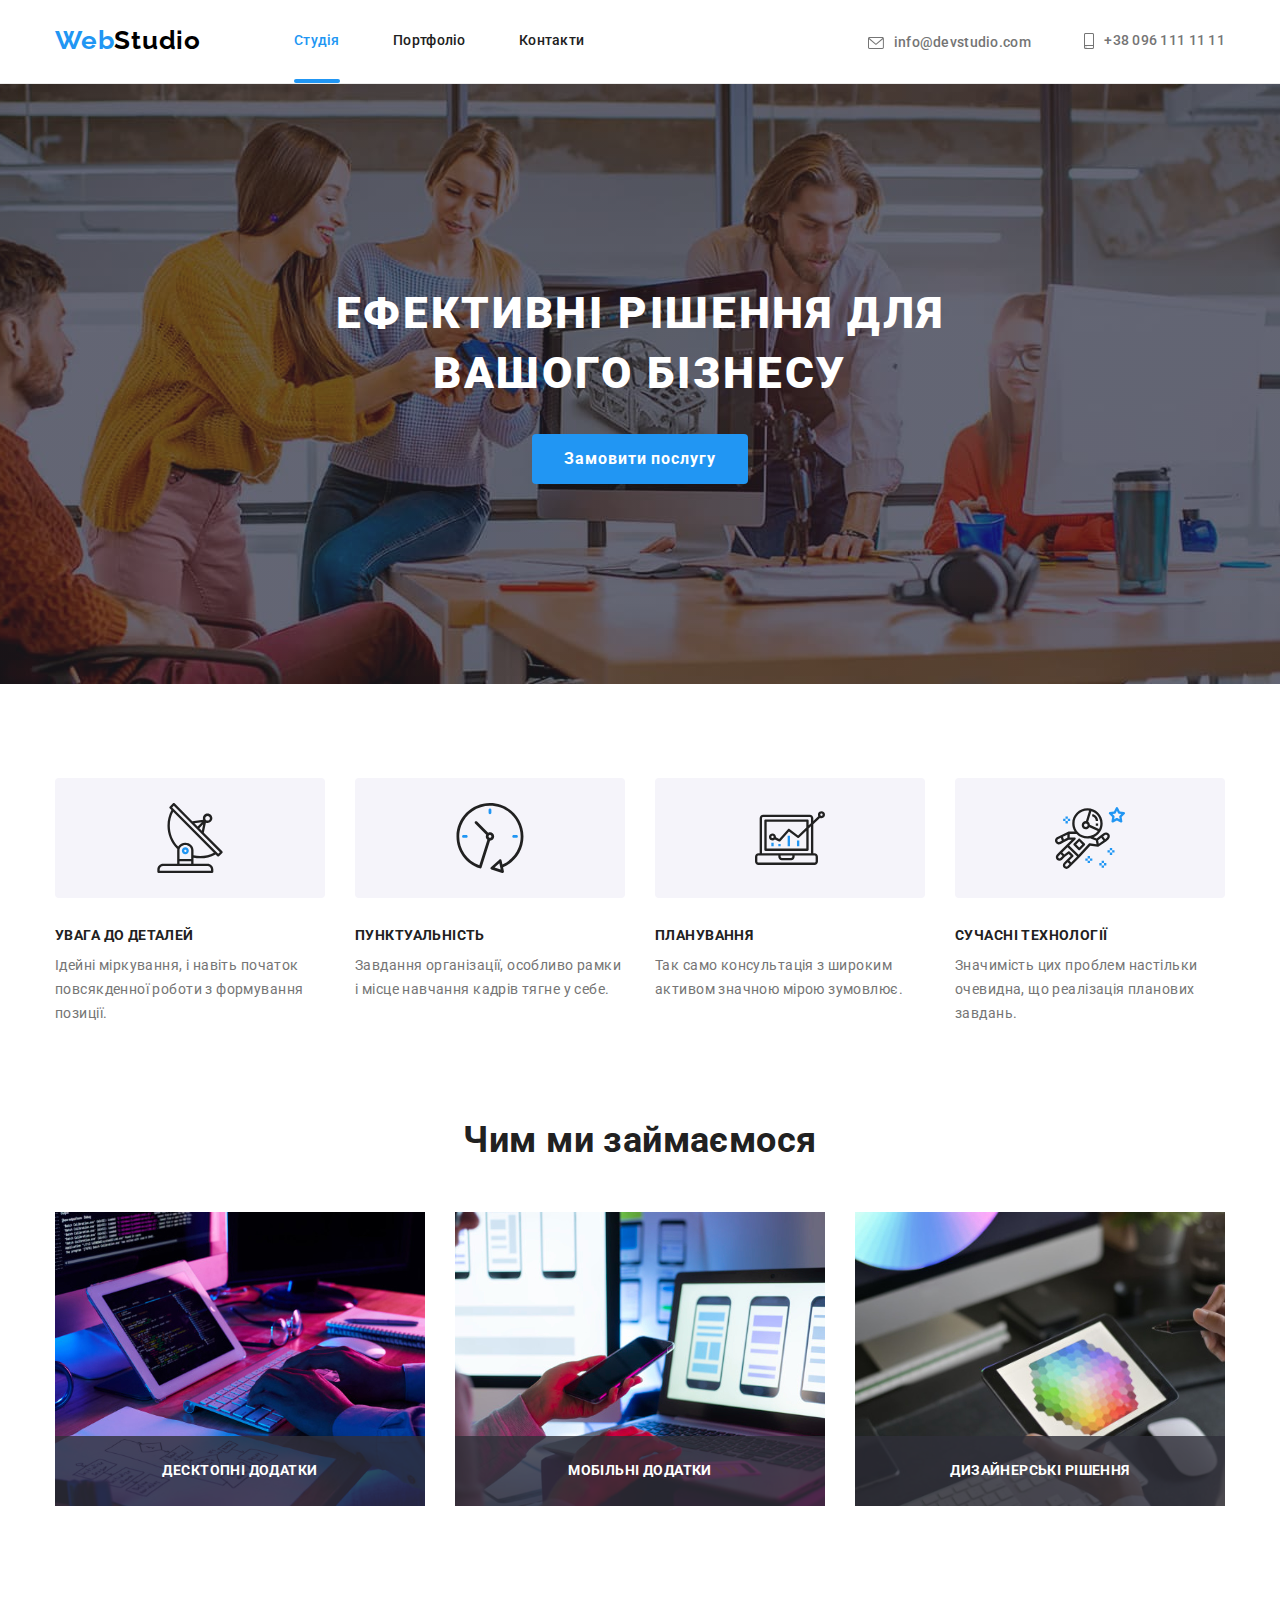
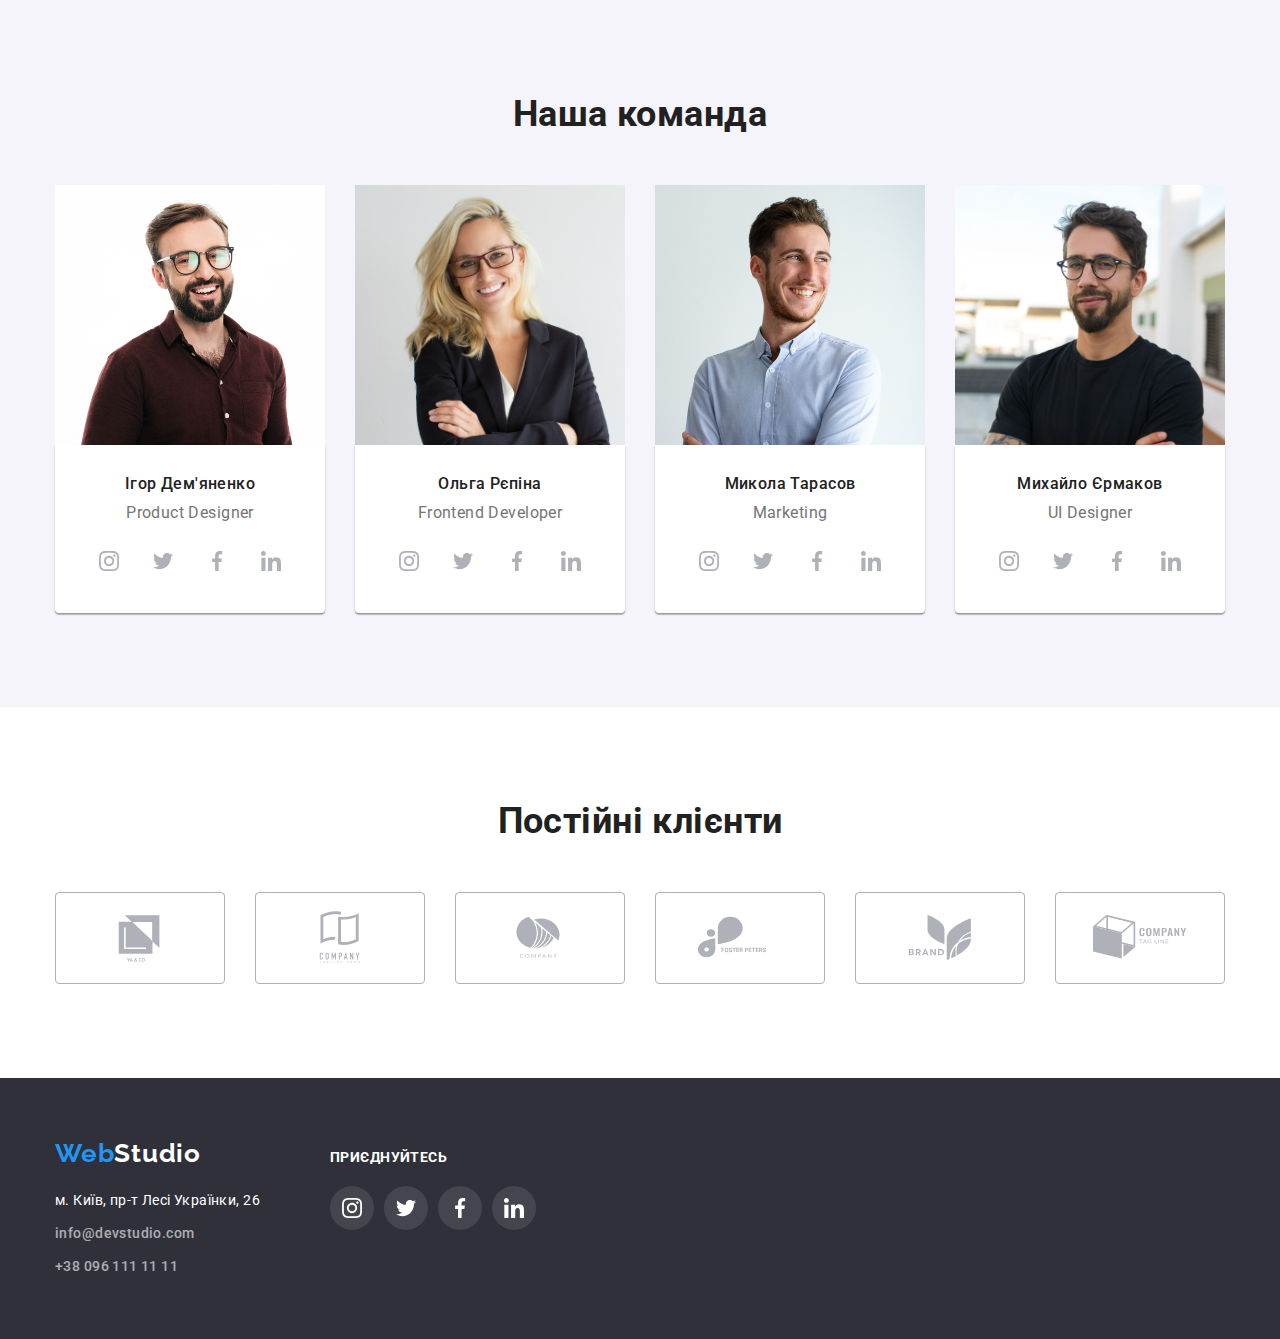
<file: index.html>
<!DOCTYPE html>
<html lang="uk">
  <head>
    <meta charset="UTF-8" />
    <meta http-equiv="X-UA-Compatible" content="IE=edge" />
    <meta name="viewport" content="width=device-width, initial-scale=1.0" />
    <link rel="preconnect" href="https://fonts.googleapis.com" />
    <link rel="preconnect" href="https://fonts.gstatic.com" crossorigin />
    <link
      href="https://fonts.googleapis.com/css2?family=Raleway:wght@700&family=Roboto:wght@400;500;700;900&display=swap"
      rel="stylesheet"
    />
    <link
      rel="stylesheet"
      href="https://cdnjs.cloudflare.com/ajax/libs/modern-normalize/1.1.0/modern-normalize.min.css"
    />
    <link rel="stylesheet" href="css/styles.css" />
    <title>Document</title>
  </head>
  <body>
    <!--Шапка сайта-->

    <header class="header">
      <div class="container header">
        <nav class="head-nav">
          <a class="main-link" href="./index.html"
            ><span class="txt-blue">Web</span
            ><span class="txt-black">Studio</span></a
          >
          <ul class="header-list">
            <li class="item">
              <a href="./index.html" class="link current">Студія</a>
            </li>
            <li class="item">
              <a href="./portfolio.html" class="link">Портфоліо</a>
            </li>
            <li class="item"><a href="" class="link">Контакти</a></li>
          </ul>
        </nav>
        <ul class="header-list">
          <li class="item">
            <a class="link-title" href="mailto:info@devstudio.com">
              <svg class="icon envelope">
                <use href="./images/symbol-defs.svg#envelope"></use>
              </svg>
              info@devstudio.com</a
            >
          </li>
          <li class="item">
            <a class="link-title" href="tel:+380961111111">
              <svg class="icon smartphone">
                <use href="./images/symbol-defs.svg#smartphone"></use>
              </svg>
              +38 096 111 11 11</a>
          </li>
        </ul>
      </div>
    </header>

    <!--Герой-->
    <main>
      <section class="hero">
        <div class="container">
          <h1 class="hero-title">
            Ефективні рішення для<br />
            вашого бізнесу
          </h1>
          <button data-modal-open class="btn" type="button">Замовити послугу</button>
        </div>
      </section>
      <!--Особливості-->
      <section class="section special">
        <div class="container">
          <h2 hidden>Особливості</h2>
          <ul class="wwd">
            <li class="list">
              <div class="features-icon">
                <svg class="icon">
                    <use href="./images/symbol-defs.svg#antenna"></use>
                </svg>
              </div>
              <h3 class="specialities">УВАГА ДО ДЕТАЛЕЙ</h3>
              <p class="paragraph-title">
                Ідейні міркування, і навіть початок повсякденної роботи з
                формування позиції.
              </p>
            </li>
            <li class="list">
              <div class="features-icon">
                <svg class="icon">
                    <use href="./images/symbol-defs.svg#clock"></use>
                </svg>
              </div>
              <h3 class="specialities">ПУНКТУАЛЬНІСТЬ</h3>
              <p class="paragraph-title">
                Завдання організації, особливо рамки і місце навчання кадрів
                тягне у себе.
              </p>
            </li>
            <li class="list">
              <div class="features-icon">
                <svg class="icon">
                    <use href="./images/symbol-defs.svg#diagram"></use>
                </svg>
              </div>
              <h3 class="specialities">ПЛАНУВАННЯ</h3>
              <p class="paragraph-title">
                Так само консультація з широким активом значною мірою зумовлює.
              </p>
            </li>
            <li class="list">
              <div class="features-icon">
                <svg class="icon">
                    <use href="./images/symbol-defs.svg#astronaut"></use>
                </svg>
              </div>
              <h3 class="specialities">СУЧАСНІ ТЕХНОЛОГІЇ</h3>
              <p class="paragraph-title">
                Значимість цих проблем настільки очевидна, що реалізація
                планових завдань.
              </p>
            </li>
          </ul>
        </div>
      </section>
      <!--Чим ми займаємося-->
      <section class="section-work">
        <div class="container">
          <h2 class="our-work">Чим ми займаємося</h2>
          <ul class="wwd">
            <li class="list">
              <img
                src="./images/tablet.jpg"
                alt="tablet apple with text typing "
                width="370"
              />
              <p class="description-text">Десктопні додатки</p>
            </li>
            <li class="list">
              <img src="./images/laptop.jpg" alt="laptop apple" width="370" />
              <p class="description-text">Мобільні додатки</p>
            </li>
            <li class="list">
              <img
                src="./images/tablet2.jpg"
                alt="tablet apple with colour picture "
                width="370"
              />
              <p class="description-text">Дизайнерські рішення</p>
            </li>
          </ul>
        </div>
      </section>

      <!--Наша команда-->
      <section class="section-team">
        <div class="container">
          <h2 class="our-team">Наша команда</h2>
          <ul class="wwd">
            <li class="list">
              <img src="./images/ihor.jpg" alt="Ігор Дем'яненко" width="270" />
              <div class="prof-name">
                <h3 class="team-name">Ігор Дем'яненко</h3>
                <p class="team-position">Product Designer</p>
                  <ul class="list icon-social">
                  <li>
                    <a href="https://www.instagram.com/" class="link-team">
                      <svg class="icon">
                        <use href="./images/symbol-defs.svg#instagram"></use>
                      </svg>
                    </a>
                  </li>
                  <li class="item">
                    <a href="https://twitter.com/" class="link-team">
                      <svg class="icon">
                        <use href="./images/symbol-defs.svg#twitter"></use>
                      </svg>
                    </a>
                  </li>
                  <li class="item">
                    <a href="https://www.facebook.com/" class="link-team">
                      <svg class="icon">
                        <use href="./images/symbol-defs.svg#facebook"></use>
                      </svg>
                    </a>
                  </li>
                  <li class="item">
                    <a href="https://www.linkedin.com/" class="link-team">
                      <svg class="icon">
                        <use href="./images/symbol-defs.svg#linkedin"></use>
                      </svg>
                    </a>
                    </li>
                  </ul>
              </div>
            </li>
            <li class="list">
              <img src="./images/olha.jpg" alt="Ольга Рєпіна" width="270" />
              <div class="prof-name">
                <h3 class="team-name">Ольга Рєпіна</h3>
                <p class="team-position">Frontend Developer</p>
                <ul class="list icon-social">
                  <li>
                    <a href="https://www.instagram.com/" class="link-team">
                      <svg class="icon">
                        <use href="./images/symbol-defs.svg#instagram"></use>
                      </svg>
                    </a>
                  </li>
                  <li class="item">
                    <a href="https://twitter.com/" class="link-team">
                      <svg class="icon">
                        <use href="./images/symbol-defs.svg#twitter"></use>
                      </svg>
                    </a>
                  </li>
                  <li class="item">
                    <a href="https://www.facebook.com/" class="link-team">
                      <svg class="icon">
                        <use href="./images/symbol-defs.svg#facebook"></use>
                      </svg>
                    </a>
                  </li>
                  <li class="item">
                    <a href="https://www.linkedin.com/" class="link-team">
                      <svg class="icon">
                        <use href="./images/symbol-defs.svg#linkedin"></use>
                      </svg>
                    </a>
                    </li>
                  </ul>
              </div>
            </li>
            <li class="list">
              <img src="./images/mykola.jpg" alt="Микола Тарасов" width="270" />
              <div class="prof-name">
                <h3 class="team-name">Микола Тарасов</h3>
                <p class="team-position">Marketing</p>
                <ul class="list icon-social">
                  <li>
                    <a href="https://www.instagram.com/" class="link-team">
                      <svg class="icon">
                        <use href="./images/symbol-defs.svg#instagram"></use>
                      </svg>
                    </a>
                  </li>
                  <li class="item">
                    <a href="https://twitter.com/" class="link-team">
                      <svg class="icon">
                        <use href="./images/symbol-defs.svg#twitter"></use>
                      </svg>
                    </a>
                  </li>
                  <li class="item">
                    <a href="https://www.facebook.com/" class="link-team">
                      <svg class="icon">
                        <use href="./images/symbol-defs.svg#facebook"></use>
                      </svg>
                    </a>
                  </li>
                  <li class="item">
                    <a href="https://www.linkedin.com/" class="link-team">
                      <svg class="icon">
                        <use href="./images/symbol-defs.svg#linkedin"></use>
                      </svg>
                    </a>
                    </li>
                  </ul>
              </div>
            </li>
            <li class="list">
              <img
                src="./images/mykhailo.jpg"
                alt="Михайло Єрмаков"
                width="270"
              />
              <div class="prof-name">
                <h3 class="team-name">Михайло Єрмаков</h3>
                <p class="team-position">UI Designer</p>
                <ul class="list icon-social">
                  <li>
                    <a href="https://www.instagram.com/" class="link-team">
                      <svg class="icon">
                        <use href="./images/symbol-defs.svg#instagram"></use>
                      </svg>
                    </a>
                  </li>
                  <li class="item">
                    <a href="https://twitter.com/" class="link-team">
                      <svg class="icon">
                        <use href="./images/symbol-defs.svg#twitter"></use>
                      </svg>
                    </a>
                  </li>
                  <li class="item">
                    <a href="https://www.facebook.com/" class="link-team">
                      <svg class="icon">
                        <use href="./images/symbol-defs.svg#facebook"></use>
                      </svg>
                    </a>
                  </li>
                  <li class="item">
                    <a href="https://www.linkedin.com/" class="link-team">
                      <svg class="icon">
                        <use href="./images/symbol-defs.svg#linkedin"></use>
                      </svg>
                    </a>
                    </li>
                  </ul>
              </div>
            </li>
          </ul>
        </div>
      </section>
      <!--Постійні клієнти-->
      <section class="section-clients">
        <div class="container">
        <h2 class="our-clients">Постійні клієнти</h2>
        <ul class="clients-list">
          <li>
            <a href="https://www.google.com/" class="clients-link">
              <svg class="clients-icon">
                <use href="./images/symbol-defs.svg#Logo1"></use>
              </svg>
            </a>
          </li>
          <li><a href="https://www.google.com/" class="clients-link">
              <svg class="clients-icon">
                <use href="./images/symbol-defs.svg#Logo2" ></use>
              </svg>
            </a></li>
          <li><a href="https://www.google.com/" class="clients-link">
              <svg class="clients-icon">
                <use href="./images/symbol-defs.svg#Logo3"></use>
              </svg>
            </a></li>
          <li><a href="https://www.google.com/" class="clients-link">
              <svg class="clients-icon">
                <use href="./images/symbol-defs.svg#Logo4"></use>
              </svg>
            </a></li>
          <li><a href="https://www.google.com/" class="clients-link">
              <svg class="clients-icon">
                <use href="./images/symbol-defs.svg#Logo5"></use>
              </svg>
            </a></li>
          <li><a href="https://www.google.com/" class="clients-link">
              <svg class="clients-icon">
                <use href="./images/symbol-defs.svg#Logo6"></use>
              </svg>
            </a></li>
        </ul>
        </div>
      </section>
    </main>
    <footer class="footer">
      <div class="container">
        <div>
        <a class="footer-logo" href="./index.html"
          ><span class="txt-blue">Web</span
          ><span class="txt-white">Studio</span></a
        >
        <address>
          <ul class="footer-links">
            <li class="footer-list">
              <a
                class="link-footer-address"
                href="https://goo.gl/maps/nPAizEGp3tmb85P76"
                target="_blank"
                rel="noopener noreferrer"
                >м. Київ, пр-т Лесі Українки, 26
              </a>
            </li>
            <li class="footer-list">
              <a class="link-contact" href="mailto:info@devstudio.com"
                >info@devstudio.com</a
              >
            </li>
            <li class="footer-list">
              <a class="link-contact" href="tel:+380961111111"
                >+38 096 111 11 11</a
              >
            </li>
          </ul>
        </address>
        </div>
        <div class="footer-social">
          <p class="text">Приєднуйтесь</p>
          <ul class="list icon-social">
            <li class="item">
              <a href="https://www.instagram.com/" class="link-footer">
                <svg class="icon">
                  <use href="./images/symbol-defs.svg#instagram"></use>
                </svg>
              </a>
            </li>
            <li class="item">
              <a href="https://twitter.com/" class="link-footer">
                <svg class="icon">
                  <use href="./images/symbol-defs.svg#twitter"></use>
                </svg>
              </a>
            </li>
            <li class="item">
              <a href="https://www.facebook.com/" class="link-footer">
                <svg class="icon">
                  <use href="./images/symbol-defs.svg#facebook"></use>
                </svg>
              </a>
            </li>
            <li class="item">
              <a href="https://www.linkedin.com/" class="link-footer">
                <svg class="icon">
                  <use href="./images/symbol-defs.svg#linkedin"></use>
                </svg>
              </a>
            </li>
          </ul>
        </div>
      </div>
    </footer>
    <div class="backdrop is-hidden" data-modal>
      <div class="modal">
        <button type="button" class="close" data-modal-close>
          <svg class="icon-modal">
            <use href="./images/symbol-defs.svg#close"></use>
          </svg></button>
      </div>
    </div>
    <script src="./js/modal.js"></script>
  </body>
</html>
</file>
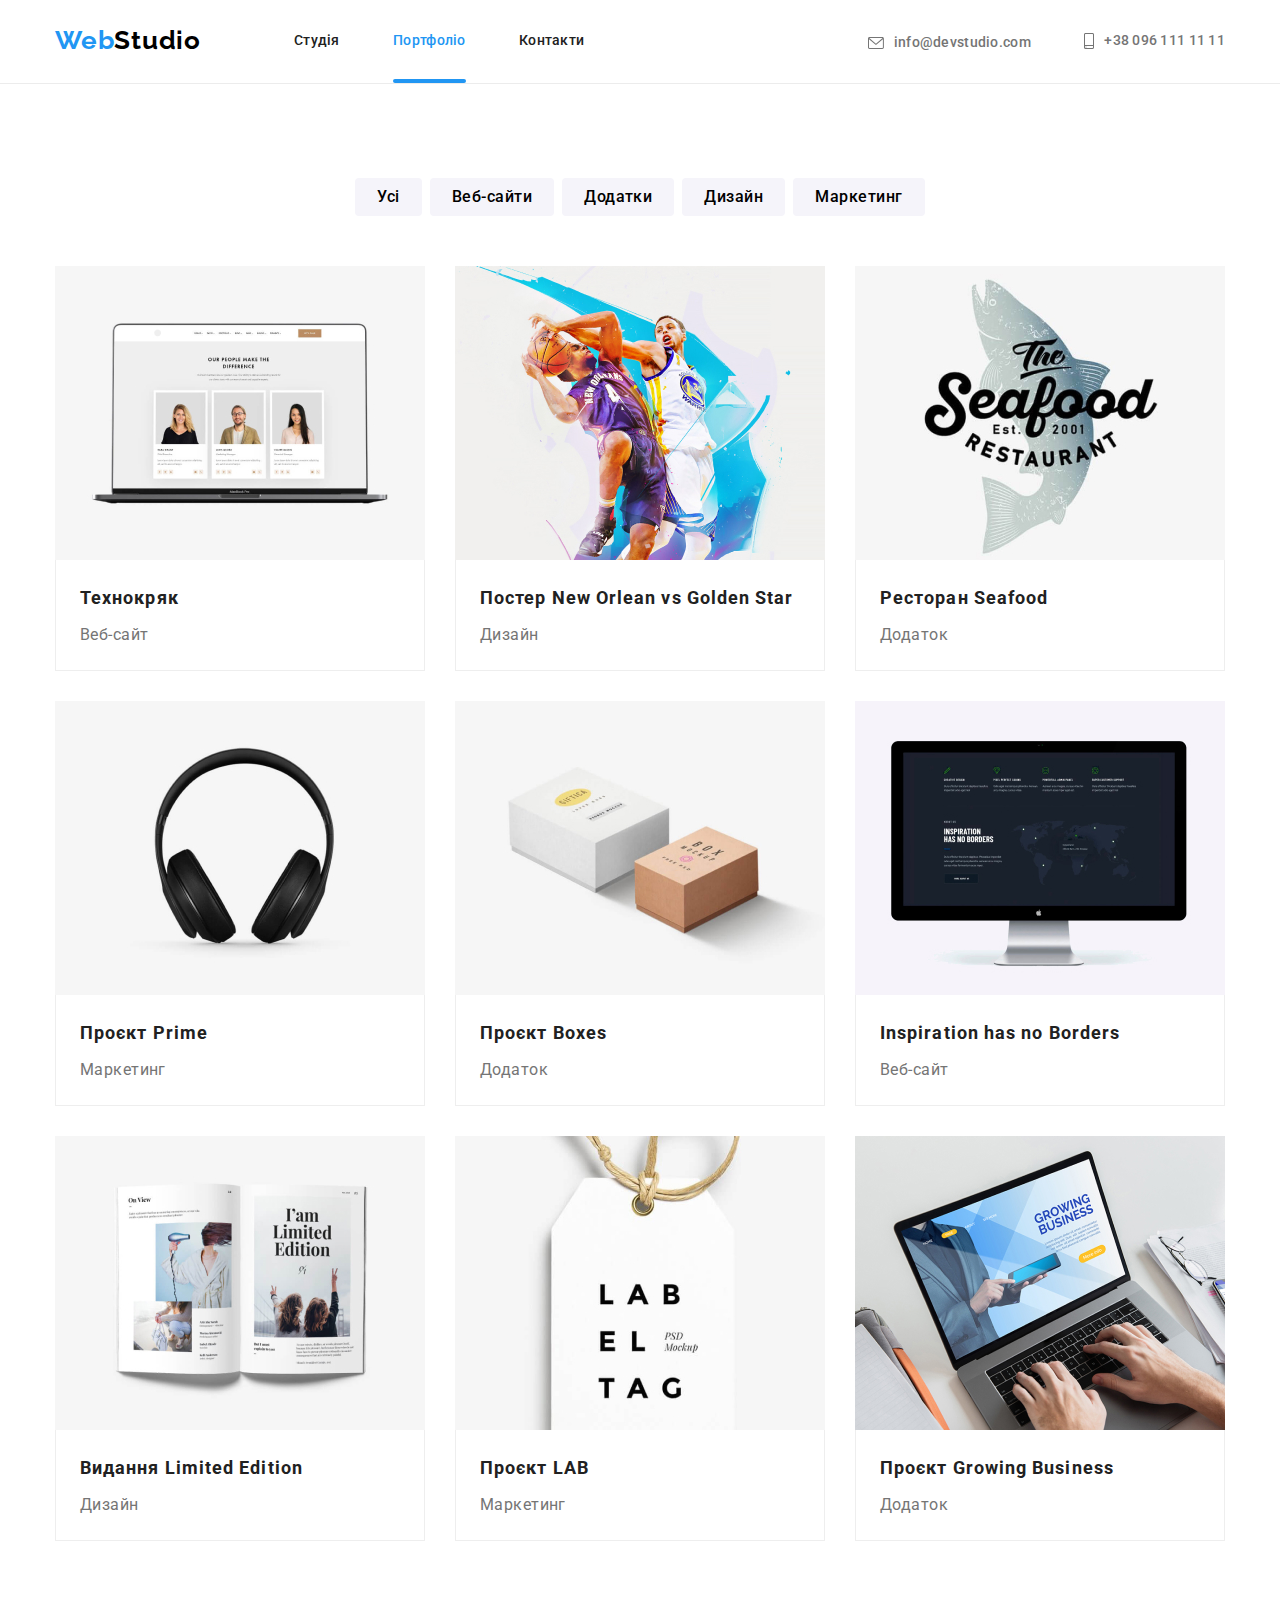
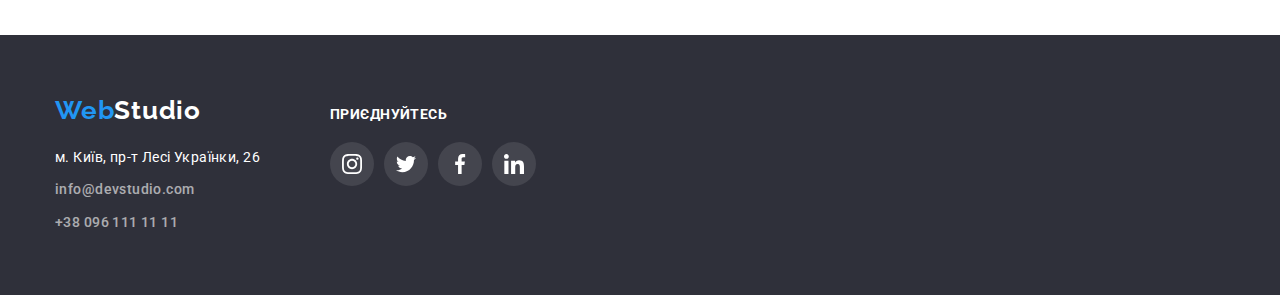
<file: portfolio.html>
<!DOCTYPE html>
<html lang="uk">
  <head>
    <meta charset="UTF-8" />
    <meta http-equiv="X-UA-Compatible" content="IE=edge" />
    <meta name="viewport" content="width=device-width, initial-scale=1.0" />
    <link rel="preconnect" href="https://fonts.googleapis.com" />
    <link rel="preconnect" href="https://fonts.gstatic.com" crossorigin />
    <link
      href="https://fonts.googleapis.com/css2?family=Raleway:wght@700&family=Roboto:wght@400;500;700;900&display=swap"
      rel="stylesheet"
    />
    <link
      rel="stylesheet"
      href="https://cdnjs.cloudflare.com/ajax/libs/modern-normalize/1.1.0/modern-normalize.min.css"
    />
    <link rel="stylesheet" href="css/styles.css" />
    <title>Document</title>
  </head>
  <body>
    <!--Шапка сайта-->
    <header class="header">
      <div class="container header">
        <nav class="head-nav">
          <a class="main-link" href="./index.html"
            ><span class="txt-blue">Web</span
            ><span class="txt-black">Studio</span></a
          >
          <ul class="header-list">
            <li class="item">
              <a class="link " href="./index.html">Студія</a>
            </li>
            <li class="item">
              <a class="link current" href="./portfolio.html">Портфоліо</a>
            </li>
            <li class="item"><a class="link" href="">Контакти</a></li>
          </ul>
        </nav>
        <ul class="header-list">
          <li class="item">
            <a class="link-title" href="mailto:info@devstudio.com">
              <svg class="icon envelope">
                <use href="./images/symbol-defs.svg#envelope"></use>
              </svg>
              info@devstudio.com</a
            >
          </li>
          <li class="item">
            <a class="link-title" href="tel:+380961111111">
              <svg class="icon smartphone">
                <use href="./images/symbol-defs.svg#smartphone"></use>
              </svg>
              +38 096 111 11 11</a>
          </li>
        </ul>
      </div>
    </header>
    <!--Герой-->
    <main>
      <section class="section-projects">
        <div class="container">
          <h1 hidden>Проєкти</h1>

          <ul class="card-set">
            <li class="list">
              <button class="button" type="button">Усі</button>
            </li>
            <li class="list">
              <button class="button" type="button">Веб-сайти</button>
            </li>
            <li class="list">
              <button class="button" type="button">Додатки</button>
            </li>
            <li class="list">
              <button class="button" type="button">Дизайн</button>
            </li>
            <li class="list">
              <button class="button" type="button">Маркетинг</button>
            </li>
          </ul>
          <ul class="menu">
            <li class="list gallery">
              <a class="link-list" href="https://www.google.com.ua"
                >
                <div class="hidden-card"><img
                  src="./portfolio-images/web-site-logo.jpg"
                  alt="web-site-logo"
                  width="370" />
                <p class="hidden-text">Ресурс пропонує комплексні пропозиції з різним рівнем функціоналу та сервісів. Все це дозволить відвідувачу отримати вичерпні відомості про компанію чи приватну особу.</p>
                </div>
                <div class="description-project">
                  <h2 class="project-name">Технокряк</h2>
                  <p class="paragraph-list">Веб-сайт</p>
                </div></a
              >
            </li>
            <li class="list gallery">
              <a class="link-list" href="https://www.google.com.ua"
                >
                <div class="hidden-card">
                <img
                  src="./portfolio-images/poster.jpg"
                  alt="poster"
                  width="370" />
                  <p class="hidden-text">Ресурс пропонує комплексні пропозиції з різним рівнем функціоналу та сервісів. Все це дозволить відвідувачу отримати вичерпні відомості про компанію чи приватну особу.</p>
                </div>
                <div class="description-project">
                  <h2 class="project-name">
                    Постер <span lang="en"> New Orlean vs Golden Star</span>
                  </h2>
                  <p class="paragraph-list">Дизайн</p>
                </div></a
              >
            </li>
            <li class="list gallery">
              <a class="link-list" href="https://www.google.com.ua"
                ><div class="hidden-card"><img
                  src="./portfolio-images/seafood.jpg"
                  alt="seafood"
                  width="370"
                />
                  <p class="hidden-text">The best seafood in Zhmerynka.</p>
                </div>
                <div class="description-project">
                  <h2 class="project-name">
                    Ресторан <span lang="en">Seafood</span>
                  </h2>
                  <p class="paragraph-list">Додаток</p>
                </div></a
              >
            </li>
            <li class="list gallery">
              <a class="link-list" href="https://www.google.com.ua"
                ><div class="hidden-card"><img
                  src="./portfolio-images/headset.jpg"
                  alt="headset"
                  width="370"
                />
                <p class="hidden-text">Ресурс пропонує комплексні пропозиції з різним рівнем функціоналу та сервісів. Все це дозволить відвідувачу отримати вичерпні відомості про компанію чи приватну особу.</p>
                </div>
                <div class="description-project">
                  <h2 class="project-name">
                    Проєкт <span lang="en">Prime</span>
                  </h2>
                  <p class="paragraph-list">Маркетинг</p>
                </div></a
              >
            </li>
            <li class="list gallery">
              <a class="link-list" href="https://www.google.com.ua"
                ><div class="hidden-card"><img
                  src="./portfolio-images/boxes.jpg"
                  alt="boxes"
                  width="370"
                />
                <p class="hidden-text">Ресурс пропонує комплексні пропозиції з різним рівнем функціоналу та сервісів. Все це дозволить відвідувачу отримати вичерпні відомості про компанію чи приватну особу.</p>
                </div>
                <div class="description-project">
                  <h2 class="project-name">
                    Проєкт <span lang="en">Boxes</span>
                  </h2>
                  <p class="paragraph-list">Додаток</p>
                </div></a
              >
            </li>
            <li class="list gallery">
              <a class="link-list" href="https://www.google.com.ua"
                ><div class="hidden-card"><img
                  src="./portfolio-images/website-inspiration.jpg"
                  alt="website-inspiration"
                  width="370"
                />
                <p class="hidden-text">Ресурс пропонує комплексні пропозиції з різним рівнем функціоналу та сервісів. Все це дозволить відвідувачу отримати вичерпні відомості про компанію чи приватну особу.</p>
                </div>
                <div class="description-project">
                  <h2 lang="en" class="project-name">
                    Inspiration has no Borders
                  </h2>
                  <p class="paragraph-list">Веб-сайт</p>
                </div></a
              >
            </li>
            <li class="list gallery">
              <a class="link-list" href="https://www.google.com.ua"
                ><div class="hidden-card"><img
                  src="./portfolio-images/le-magazine.jpg"
                  alt="le-magazine"
                  width="370"
                />
                <p class="hidden-text">Ресурс пропонує комплексні пропозиції з різним рівнем функціоналу та сервісів. Все це дозволить відвідувачу отримати вичерпні відомості про компанію чи приватну особу.</p>
                </div>
                <div class="description-project">
                  <h2 class="project-name">
                    Видання <span lang="en">Limited Edition</span>
                  </h2>
                  <p class="paragraph-list">Дизайн</p>
                </div></a
              >
            </li>
            <li class="list gallery">
              <a class="link-list" href="https://www.google.com.ua"
                ><div class="hidden-card"><img
                  src="./portfolio-images/project-lab.jpg"
                  alt="project-lab"
                  width="370"
                />
                <p class="hidden-text">Ресурс пропонує комплексні пропозиції з різним рівнем функціоналу та сервісів. Все це дозволить відвідувачу отримати вичерпні відомості про компанію чи приватну особу.</p>
                </div>
                <div class="description-project">
                  <h2 class="project-name">
                    Проєкт <span lang="en">LAB</span>
                  </h2>
                  <p class="paragraph-list">Маркетинг</p>
                </div></a
              >
            </li>
            <li class="list gallery">
              <a class="link-list" href="https://www.google.com.ua"
                ><div class="hidden-card"><img
                  src="./portfolio-images/growing-business-logo.jpg"
                  alt="growing-business-logo"
                  width="370"
                />
                <p class="hidden-text">Ресурс пропонує комплексні пропозиції з різним рівнем функціоналу та сервісів. Все це дозволить відвідувачу отримати вичерпні відомості про компанію чи приватну особу.</p>
                </div>
                <div class="description-project">
                  <h2 class="project-name">
                    Проєкт <span lang="en">Growing Business</span>
                  </h2>
                  <p class="paragraph-list">Додаток</p>
                </div>
              </a>
            </li>
          </ul>
        </div>
      </section>
    </main>
    <footer class="footer">
      <div class="container">
        <div>
        <a class="footer-logo" href="./index.html"
          ><span class="txt-blue">Web</span
          ><span class="txt-white">Studio</span></a
        >
        <address>
          <ul class="footer-links">
            <li class="footer-list">
              <a
                class="link-footer-address"
                href="https://goo.gl/maps/nPAizEGp3tmb85P76"
                target="_blank"
                rel="noopener noreferrer"
                >м. Київ, пр-т Лесі Українки, 26
              </a>
            </li>
            <li class="footer-list">
              <a class="link-contact" href="mailto:info@devstudio.com"
                >info@devstudio.com</a
              >
            </li>
            <li class="footer-list">
              <a class="link-contact" href="tel:+380961111111"
                >+38 096 111 11 11</a
              >
            </li>
          </ul>
        </address>
        </div>
        <div class="footer-social">
          <p class="text">Приєднуйтесь</p>
          <ul class="list icon-social">
            <li class="item">
              <a href="https://www.instagram.com/" class="link-footer">
                <svg class="icon">
                  <use href="./images/symbol-defs.svg#instagram"></use>
                </svg>
              </a>
            </li>
            <li class="item">
              <a href="https://twitter.com/" class="link-footer">
                <svg class="icon">
                  <use href="./images/symbol-defs.svg#twitter"></use>
                </svg>
              </a>
            </li>
            <li class="item">
              <a href="https://www.facebook.com/" class="link-footer">
                <svg class="icon">
                  <use href="./images/symbol-defs.svg#facebook"></use>
                </svg>
              </a>
            </li>
            <li class="item">
              <a href="https://www.linkedin.com/" class="link-footer">
                <svg class="icon">
                  <use href="./images/symbol-defs.svg#linkedin"></use>
                </svg>
              </a>
            </li>
          </ul>
        </div>
      </div>
    </footer>
    <script src="./js/modal.js"></script>
  </body>
</html>
</file>
<file: css/styles.css>
:root {
  --main-title-color: #ffffff;
  --secondary-title-color: #757575;
  --main-text-color: #212121;
  --logo-text-color: #000000;
  --button-primary-color: #ffffff;
  --third-title-color: #2196f3;
  --footer-title-color: #2f303a;
  --hero-title-color: #2f303a;
  --section-team-color: #f5f4fa;
  --header-border-color: #ececec;
  --social-media: #AFB1B8;
  --clients-link: #F5F5F5;
  --modal-window-color: #ffffff;
}

body {
  background-color: #ffffff;
  font-family: "Roboto", sans-serif;
  font-size: 14px;
  letter-spacing: 0.03em;
  margin: 0 auto;
}

h1,
h2,
h3,
h4,
h5,
h6,
p {
  margin: 0;
}

img {
  display: block;
  max-width: 100%;
  height: auto;
}

.container {
  width: 1200px;
  padding: 0 15px;
  margin: 0 auto;
}

.header {
  border-bottom: 1px solid var(--header-border-color);
  background-color: var(--main-title-color);
}

/*Logo*/
.list {
  list-style: none;
  margin: 0;
  padding: 0;
}

.item {
  list-style: none;
  margin: 0;
  padding: 0;
}


.container.header {
  display: flex;
  justify-content: center;
  align-items: baseline;
  border-bottom: 0;
}

.head-nav {
  display: flex;
  align-items: center;
}

.header-list {
  margin-left: auto;
  align-items: center;
  padding: 0;
  margin-top: 0;
  margin-bottom: 0;
}

.header-list .item {
  display: inline-block;
  justify-content: center;
  padding-top: 32px;
  padding-bottom: 32px;
}

.header-list .item:not(:last-child) {
  margin-right: 50px;
}

.link-list {
  text-decoration: none;
}

.txt-blue {
  color: var(--third-title-color);
}

.txt-black {
  color: var(--logo-text-color);
}

.section {
  padding-top: 200px;
  padding-bottom: 200px;
  margin-left: auto;
  margin-right: auto;
}

.section.special {
  padding-top: 94px;
  padding-bottom: 0;
}

.main-link {
  font-family: "Raleway", sans-serif;
  font-size: 26px;
  font-weight: 700;
  line-height: 1.19;
  letter-spacing: 0.03em;
  text-decoration: none;
  display: block;
  margin-right: 93px;
}

.main-link:focus,
.main-link:active {
  font-size: 26px;
  font-weight: 700;
}

/*Header*/

.item > .link {
  color: var(--main-text-color);
  font-weight: 500;
  line-height: 1.14;
  letter-spacing: 0.02em;
  text-decoration: none;
  padding-top: 32px;
  padding-bottom: 32px;
  transition: color 250ms cubic-bezier(0.4, 0, 0.2, 1);
}

.link-title{
  display: flex;
  text-align: center;
  gap: 10px;
}

.icon.envelope {
  width: 16px;
  height: 12px;
  margin:auto;
  fill: currentColor;
}

.icon.smartphone {
  width: 10px;
  height: 16px;
  margin:auto;
  fill: currentColor;
}

.link {
  position: relative;
}

.link::after {
  content: '';
  position: absolute;
  bottom: 0;
  left: 0;
  display: block;
  width: 100%;
  height: 4px;
  border-radius: 2px;
  opacity: 0;
  transition: opacity 250ms cubic-bezier(0.4, 0, 0.2, 1);
  background-color: var(--third-title-color);
}



.link:hover,
.link:focus {
  color: var(--third-title-color);
  font-weight: 500;
  
}
.link.current {
  color: var(--third-title-color);
}

.link.current{
  position: relative;
}

.link.current::after {
  content: '';
  position: absolute;
  bottom: -3px;
  left: 0;
  display: block;
  width: 100%;
  height: 4px;
  border-radius: 2px;
  opacity: 1;
  transition: opacity 250ms cubic-bezier(0.4, 0, 0.2, 1);
  background-color: var(--third-title-color);
}

.link.current:hover::after,
.link.current:focus::after {
  opacity: 1;
}


.link-title {
  font-weight: 500;
  line-height: 1.14;
  color: var(--secondary-title-color);
  letter-spacing: 0.02em;
  text-decoration: none;
}



.link-title:hover,
.link-title:focus {
  color: var(--third-title-color);
  transition: color 250ms cubic-bezier(0.4, 0, 0.2, 1);
}

/*Герой*/
/*Main*/
.hero {
  background-color: var(--hero-title-color);
  text-align: center;
  padding: 200px 0;
  max-width: 1600px;
  height: 600px;
  margin: 0 auto;

  background-image: linear-gradient(
      to right,
      rgba(47, 48, 58, 0.4),
      rgba(47, 48, 58, 0.4)
    ),
    url(../images/hero-bg.jpg);
  background-repeat: no-repeat;
  background-position: center;
  background-size: cover;
}

.hero-title {
  margin-top: 0px;
  margin-bottom: 30px;
  font-weight: 900;
  font-size: 44px;
  line-height: 1.36;
  color: var(--main-title-color);
  background-color: var(--hero-title-color) a;
  text-align: center;
  letter-spacing: 0.06em;
  text-transform: uppercase;
}
.specialities {
  font-weight: 700;
  font-size: 14px;
  line-height: 1.14;
  color: var(--main-text-color);
  margin-bottom: 10px;
}

.features-icon {
  background-color: var(--section-team-color);
  border-radius: 4px;
  display: flex;
  justify-content: center;
  align-items: center;
  margin-bottom: 30px;
  padding: 25px 0;
}

.features.list{
  display: flex;
  flex-direction: row;
  column-gap: 30px;
}

.icon{
width: 70px;
height: 70px;
}


.paragraph-title {
  font-weight: 400;
  line-height: 1.71;
  color: var(--secondary-title-color);
  margin-bottom: 0;
}

/* <!--Чим ми займаємося--> */

.wwd {
  display: flex;
  padding: 0;
  margin: 0;
}

.card-set {
  display: flex;
  padding-left: 0;
  justify-content: center;
  margin-left: 0;
  margin-top: 0;
  margin-bottom: 50px;
}

.card-set :not(:last-child) {
  margin-right: 8px;
}

.wwd .list {
  width: 270px;
}
.wwd .list:not(:last-child) {
  margin-right: 30px;
}

.list {
  position: relative;
}

.list .description-text {
  position: absolute;
  display: flex;
  justify-content: center;
  align-items: center;
  width: 370px;
  height: 70px;

  bottom: 0;
  left: 0;

  font-weight: 700;
  line-height: 1.2;
  color: var(--main-title-color);
  background: rgba(47, 48, 58, 0.8);
  text-transform: uppercase;
}

.wwd-items {
  margin: 15px;
}

.section-work .list {
  width: 370px;
}

.our-work,
.our-team,
.our-clients {
  font-weight: 700;
  font-size: 36px;
  line-height: 1.16;
  color: var(--main-text-color);
  text-align: center;
  margin-bottom: 50px;
}

.section-work {
  padding-top: 94px;
  padding-bottom: 94px;
}

.section-projects {
  padding-top: 94px;
  padding-bottom: 94px;
}

.section-clients {
  padding-top: 94px;
  padding-bottom: 94px;
}

.clients-list{
  display: flex;
  flex-direction: row;
  gap:30px;
  margin: 0;
  padding: 0;
  list-style-type:none;
}

.clients-icon {
  width: 106px;
  height: 60px;
  fill: currentColor;
}

.clients-link {
  border-radius: 4px;
  width: 170px;
  height: 92px;
  display: flex;
  justify-content: center;
  align-items: center;
  border: 1px solid currentColor;
  color: var(--social-media);
  transition: color 250ms cubic-bezier(0.4, 0, 0.2, 1);
}

.clients-link:hover,
.clients-link:focus {
  color: var(--third-title-color);
  
}

.section-team {
  background-color: var(--section-team-color);
  padding-top: 94px;
  padding-bottom: 94px;
}

.prof-name {
  background-color: var(--main-title-color);
  padding: 30px 0;
  box-shadow: 0px 1px 3px rgba(0, 0, 0, 0.12), 0px 1px 1px rgba(0, 0, 0, 0.14),
    0px 2px 1px rgba(0, 0, 0, 0.2);
  border-radius: 0px 0px 4px 4px;
}

.list.icon-social{
  display: flex;
  flex-direction: row;
  justify-content: center;
  column-gap: 10px;
}

.icon-social .icon {
  width: 20px;
  height: 20px;
}

.icon-social .link {
  fill: var(--social-media);
  width: 44px;
  height: 44px;
  display: flex;
  justify-content: center;
  align-items: center;
  border-radius: 50%;
  transition: fill 250ms cubic-bezier(0.4, 0, 0.2, 1), background-color 250ms cubic-bezier(0.4, 0, 0.2, 1);
}

.icon-social .link:hover,
.icon-social .link:focus {
  background-color: var(--third-title-color);
  fill: var(--button-primary-color);
  
}

.description-project {
  padding: 20px 24px;
  background-color: var(---main-title-color);
  border: 1px solid #eeeeee;
  border-top: 0;
}

.menu {
  margin: 0;
  padding-left: 0;
  display: flex;
  flex-wrap: wrap;
  gap: 30px;
}

.gallery .link-list {
  display: block;
}

.gallery .link-list:hover,
.gallery .link-list:focus {
  box-shadow: 0px 1px 1px rgba(0, 0, 0, 0.12), 0px 4px 4px rgba(0, 0, 0, 0.06),
    1px 4px 6px rgba(0, 0, 0, 0.16);
    transition: color 250ms cubic-bezier(0.4, 0, 0.2, 1);
}

.hidden-card {
  position: relative;
  overflow: hidden;
}

.hidden-text {
  position: absolute;
  bottom: 0;
  left: 0;
  width: 100%;
  height: 100%;
  padding: 63px 24px;
  transform: translateY(100%);
  transition: transform 250ms cubic-bezier(0.4, 0, 0.2, 1);
  font-weight: 400;
  font-size: 18px;
  line-height: 1.56;
  color: var(--main-title-color);
  background: rgba(33, 150, 243, 0.9);
}

.menu .link-list:hover .hidden-text, 
.menu .link-list:focus .hidden-text {
  transform: translateY(0%);
}


.team-name {
  font-weight: 500;
  font-size: 16px;
  line-height: 1.16;
  text-align: center;
  color: var(--main-text-color);
  margin-bottom: 10px;
}

.link-team {
  color: var(--main-text-color);
  font-weight: 500;
  line-height: 1.14;
  letter-spacing: 0.02em;
  text-decoration: none;
}

.icon-social .link-team {
  fill: var(--social-media);
  width: 44px;
  height: 44px;
  display: flex;
  justify-content: center;
  align-items: center;
  border-radius: 50%;
  transition: fill 250ms cubic-bezier(0.4, 0, 0.2, 1), background-color 250ms cubic-bezier(0.4, 0, 0.2, 1);
}

.icon-social .link-team:hover,
.icon-social .link-team:focus {
  background-color: var(--third-title-color);
  fill: var(--button-primary-color);
  
}

.team-position {
  font-weight: 400;
  font-size: 16px;
  line-height: 1.18;
  color: var(--secondary-title-color);
  text-align: center;
  margin-bottom: 16px;
}

.button {
  padding: 6px 22px;
  cursor: pointer;
  font-family: inherit;
  color: inherit;
  background-color: var(--section-team-color);
  font-weight: 500;
  font-size: 16px;
  line-height: 1.62;
  border: solid transparent;
  border-radius: 4px;
  text-align: center;
  white-space: nowrap;
  letter-spacing: 0.03em;
  border: 0;
  transition: box-shadow 250ms cubic-bezier(0.4, 0, 0.2, 1), color 250ms cubic-bezier(0.4, 0, 0.2, 1), background-color 250ms cubic-bezier(0.4, 0, 0.2, 1);
}


.button:hover,
.button:focus {
  box-shadow: 0px 3px 1px rgba(0, 0, 0, 0.1), 0px 1px 2px rgba(0, 0, 0, 0.08),
    0px 2px 2px rgba(0, 0, 0, 0.12);
  color: var(--button-primary-color);
  background-color: var(--third-title-color);
  
}

.btn {
  border-radius: 4px;
  padding: 10px 32px;
  color: var(--button-primary-color);
  background-color: var(--third-title-color);
  border: var(--third-title-color);
  letter-spacing: 0.06em;
  font-size: 16px;
  line-height: 1.88;
  font-weight: 700;
  min-width: 216px;
  text-align: center;
  margin-bottom: 0;
  transition: color 250ms cubic-bezier(0.4, 0, 0.2, 1);
}

.btn:hover,
.btn:focus {
  color: var(---main-title-color);
  background-color: var(--third-title-color);
  border: var(--third-title-color);
  opacity: 1;
  transition: color 250ms cubic-bezier(0.4, 0, 0.2, 1);
}

.backdrop{
  position: fixed;
  top: 0;
  left: 0;
  width: 100%;
  height: 100%;
  z-index: 2;
  transition: opacity 250ms cubic-bezier(0.4, 0, 0.2, 1);
  background-color: rgba(0, 0, 0, 0.2);
}

.backdrop.is-hidden{
  opacity: 0;
  pointer-events: none;

}

.modal{
  position: absolute;
  top:50%;
  left: 50%;
  transform: translate(-50%, -50%);
  min-width: 528px;
  min-height: 581px;
  background-color: var(--modal-window-color);
  box-shadow: 0px 1px 3px rgba(0, 0, 0, 0.12), 0px 1px 1px rgba(0, 0, 0, 0.14), 0px 2px 1px rgba(0, 0, 0, 0.2);
  border-radius: 4px;
  transition: box-shadow 250ms cubic-bezier(0.4, 0, 0.2, 1);
}

.close {
  position: absolute;
  top: 8px;
  right: 8px;
  width: 30px;
  height: 30px;
  display: inline-block;
  border: none;
}

.icon-modal {
  position: absolute;
  top: 0;
  left: 0;
  width: 30px;
  height: 30px;
  background-color: var(--modal-window-color);
}


.project-name {
  font-weight: 700;
  font-size: 18px;
  line-height: 2;
  letter-spacing: 0.06em;
  color: var(--main-text-color);
  margin-bottom: 4px;
}

.paragraph-list {
  font-size: 16px;
  line-height: 1.87;
  color: var(--secondary-title-color);
}

/*Footer*/

.footer {
  background-color: var(--footer-title-color);
  padding: 60px 0;
}

.txt-white {
  color: var(--main-title-color);
}

.footer-logo {
  font-family: "Raleway", sans-serif;
  font-size: 26px;
  font-weight: 700;
  font-style: normal;
  line-height: 1.19;
  letter-spacing: 0.03em;
  text-decoration: none;
  display: block;
  margin-bottom: 20px;
}

.footer-list {
  list-style: none;
  margin: 0;
  padding: 0;
}

.footer-list:not(:last-child) {
  margin-bottom: 9px;
}

.link-footer-address {
  color: var(--main-title-color);
  line-height: 1.71;
  font-style: normal;
  text-decoration: none;
  margin-bottom: 9px;
}

.link-footer-address:hover,
.link-footer-address:focus {
  color: var(--main-title-color);
  opacity: 0.8;
  transition: color 250ms cubic-bezier(0.4, 0, 0.2, 1);
}

.link-contact {
  color: var(--main-title-color);
  opacity: 0.6;
  line-height: 1.71;
  font-style: normal;
  font-weight: 500;
  text-decoration: none;
}

.link-contact:hover,
.link-contact:focus,
.link-contact:active {
  color: var(--secondary-title-color);
  text-decoration: none;
  transition: color 250ms cubic-bezier(0.4, 0, 0.2, 1);
}

.link-footer {
  color: var(--main-text-color);
  font-weight: 500;
  line-height: 1.14;
  letter-spacing: 0.02em;
  text-decoration: none;
}

.icon-social .link-footer {
  fill: var(--social-media);
  width: 44px;
  height: 44px;
  display: flex;
  justify-content: center;
  align-items: center;
  border-radius: 50%;
  transition: fill 250ms cubic-bezier(0.4, 0, 0.2, 1), background-color 250ms cubic-bezier(0.4, 0, 0.2, 1);
}

.icon-social .link-footer:hover,
.icon-social .link-footer:focus {
  background-color: var(--third-title-color);
  fill: var(--button-primary-color);
  
}

.footer-links {
  padding-left: 0;
  margin: 0;
}

.footer .container{
  display: flex;
  column-gap: 70px;
  align-items: baseline;
}

.footer-social .link-footer {
  background: rgba(255, 255, 255, 0.1);
  border-radius: 50%;
  fill: var(--main-title-color);
}

.footer-social > .text {
  margin-bottom: 20px;
  font-family: 'Roboto';
  font-weight: 700;
  line-height: 1.2;
  text-transform: uppercase;
  color: var(--button-primary-color);
}
</file>
